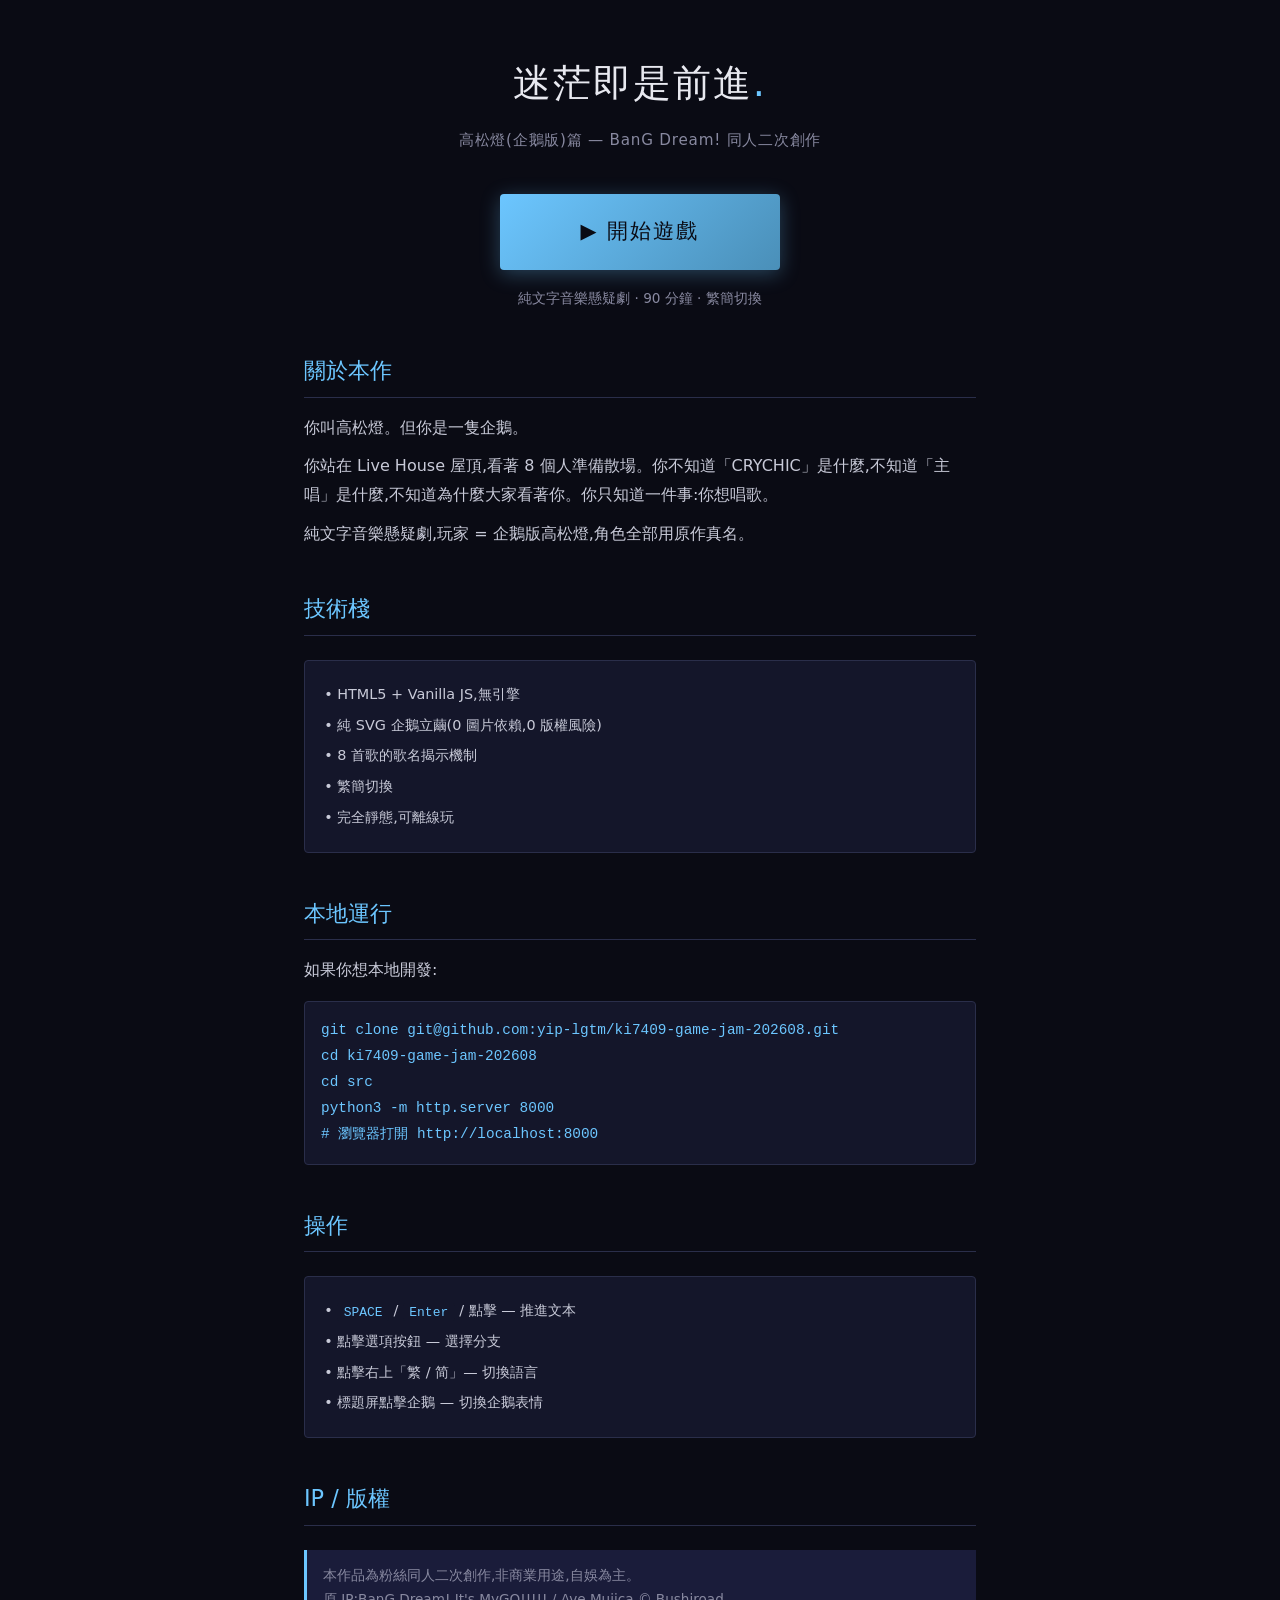
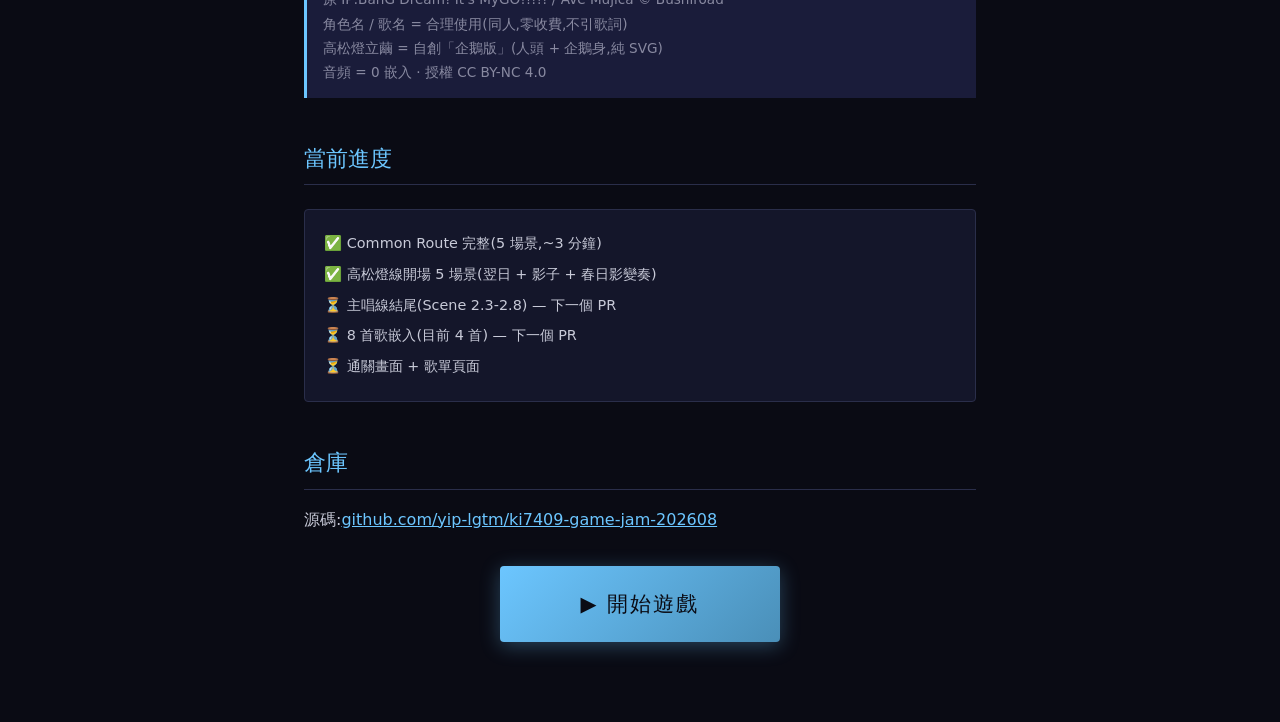
<file: index.html>
<!DOCTYPE html>
<html lang="zh-Hant">
<head>
  <meta charset="UTF-8">
  <meta name="viewport" content="width=device-width, initial-scale=1.0">
  <title>迷茫即是前進 — 高松燈(企鵝版)篇</title>
  <style>
    * { box-sizing: border-box; margin: 0; padding: 0; }
    html, body { background: #0a0b14; color: #e8e9f0; font-family: -apple-system, "PingFang TC", "Microsoft JhengHei", system-ui, sans-serif; line-height: 1.8; }
    .container { max-width: 720px; margin: 0 auto; padding: 3rem 1.5rem; }
    h1 { font-size: 2.4rem; font-weight: 300; letter-spacing: 0.05em; margin-bottom: 0.5rem; text-align: center; }
    h1 .accent { color: #6cc6ff; }
    h2 { font-size: 1.4rem; font-weight: 400; color: #6cc6ff; margin: 2.5rem 0 1rem; border-bottom: 1px solid #2a2e4a; padding-bottom: 0.4rem; }
    h3 { font-size: 1.1rem; font-weight: 500; margin: 1.5rem 0 0.6rem; color: #c0c0d0; }
    p { margin: 0.6rem 0; color: #c8cad8; }
    .tagline { text-align: center; color: #8889a0; margin-bottom: 2.5rem; font-size: 0.95rem; letter-spacing: 0.05em; }
    .start-btn {
      display: block;
      width: 280px;
      max-width: 100%;
      margin: 2rem auto;
      padding: 1.2rem 2rem;
      background: linear-gradient(135deg, #6cc6ff 0%, #4a8fb8 100%);
      color: #0a0b14;
      text-decoration: none;
      font-size: 1.3rem;
      font-weight: 500;
      letter-spacing: 0.1em;
      border-radius: 4px;
      text-align: center;
      transition: transform 0.2s, box-shadow 0.2s;
      box-shadow: 0 4px 20px rgba(108, 198, 255, 0.3);
    }
    .start-btn:hover { transform: translateY(-2px); box-shadow: 0 6px 30px rgba(108, 198, 255, 0.5); }
    .start-btn:active { transform: translateY(0); }
    .start-sub { text-align: center; color: #8889a0; font-size: 0.85rem; margin-top: -1rem; margin-bottom: 2rem; }
    .meta { background: #14162a; border: 1px solid #2a2e4a; border-radius: 4px; padding: 1rem 1.2rem; margin: 1.5rem 0; font-size: 0.9rem; }
    .meta li { list-style: none; margin: 0.3rem 0; color: #c8cad8; }
    code { background: #14162a; padding: 0.1rem 0.4rem; border-radius: 3px; color: #6cc6ff; font-family: ui-monospace, "Cascadia Code", monospace; font-size: 0.9em; }
    pre { background: #14162a; padding: 1rem; border-radius: 4px; border: 1px solid #2a2e4a; overflow-x: auto; margin: 1rem 0; }
    pre code { background: transparent; padding: 0; }
    .star-field { position: fixed; inset: 0; pointer-events: none; z-index: -1; }
    .star {
      position: absolute;
      width: 2px;
      height: 2px;
      background: #fff;
      border-radius: 50%;
      animation: twinkle 4s ease-in-out infinite;
    }
    @keyframes twinkle { 0%, 100% { opacity: 0.2; } 50% { opacity: 0.8; } }
    .ip-notice { background: #1a1c3a; border-left: 3px solid #6cc6ff; padding: 0.8rem 1rem; margin: 1.5rem 0; font-size: 0.85rem; color: #8889a0; }
    a { color: #6cc6ff; }
  </style>
</head>
<body>
  <div class="star-field">
    <div class="star" style="top: 10%; left: 15%; animation-delay: 0s;"></div>
    <div class="star" style="top: 30%; left: 70%; animation-delay: 1s;"></div>
    <div class="star" style="top: 60%; left: 25%; animation-delay: 2s;"></div>
    <div class="star" style="top: 80%; left: 80%; animation-delay: 0.5s;"></div>
    <div class="star" style="top: 45%; left: 50%; animation-delay: 1.5s;"></div>
    <div class="star" style="top: 20%; left: 85%; animation-delay: 2.5s;"></div>
  </div>

  <div class="container">
    <h1>迷茫即是前進<span class="accent">.</span></h1>
    <p class="tagline">高松燈(企鵝版)篇 — BanG Dream! 同人二次創作</p>

    <a href="src/index.html" class="start-btn">▶ 開始遊戲</a>
    <p class="start-sub">純文字音樂懸疑劇 · 90 分鐘 · 繁簡切換</p>

    <h2>關於本作</h2>
    <p>你叫高松燈。但你是一隻企鵝。</p>
    <p>你站在 Live House 屋頂,看著 8 個人準備散場。你不知道「CRYCHIC」是什麼,不知道「主唱」是什麼,不知道為什麼大家看著你。你只知道一件事:你想唱歌。</p>
    <p>純文字音樂懸疑劇,玩家 = 企鵝版高松燈,角色全部用原作真名。</p>

    <h2>技術棧</h2>
    <ul class="meta">
      <li>• HTML5 + Vanilla JS,無引擎</li>
      <li>• 純 SVG 企鵝立繭(0 圖片依賴,0 版權風險)</li>
      <li>• 8 首歌的歌名揭示機制</li>
      <li>• 繁簡切換</li>
      <li>• 完全靜態,可離線玩</li>
    </ul>

    <h2>本地運行</h2>
    <p>如果你想本地開發:</p>
<pre><code>git clone git@github.com:yip-lgtm/ki7409-game-jam-202608.git
cd ki7409-game-jam-202608
cd src
python3 -m http.server 8000
# 瀏覽器打開 http://localhost:8000</code></pre>

    <h2>操作</h2>
    <ul class="meta">
      <li>• <code>SPACE</code> / <code>Enter</code> / 點擊 — 推進文本</li>
      <li>• 點擊選項按鈕 — 選擇分支</li>
      <li>• 點擊右上「繁 / 简」— 切換語言</li>
      <li>• 標題屏點擊企鵝 — 切換企鵝表情</li>
    </ul>

    <h2>IP / 版權</h2>
    <div class="ip-notice">
      本作品為粉絲同人二次創作,非商業用途,自娛為主。<br>
      原 IP:BanG Dream! It's MyGO!!!!! / Ave Mujica © Bushiroad<br>
      角色名 / 歌名 = 合理使用(同人,零收費,不引歌詞)<br>
      高松燈立繭 = 自創「企鵝版」(人頭 + 企鵝身,純 SVG)<br>
      音頻 = 0 嵌入 · 授權 CC BY-NC 4.0
    </div>

    <h2>當前進度</h2>
    <ul class="meta">
      <li>✅ Common Route 完整(5 場景,~3 分鐘)</li>
      <li>✅ 高松燈線開場 5 場景(翌日 + 影子 + 春日影變奏)</li>
      <li>⏳ 主唱線結尾(Scene 2.3-2.8) — 下一個 PR</li>
      <li>⏳ 8 首歌嵌入(目前 4 首) — 下一個 PR</li>
      <li>⏳ 通關畫面 + 歌單頁面</li>
    </ul>

    <h2>倉庫</h2>
    <p>源碼:<a href="https://github.com/yip-lgtm/ki7409-game-jam-202608">github.com/yip-lgtm/ki7409-game-jam-202608</a></p>

    <a href="src/index.html" class="start-btn">▶ 開始遊戲</a>
  </div>
</body>
</html>
</file>
